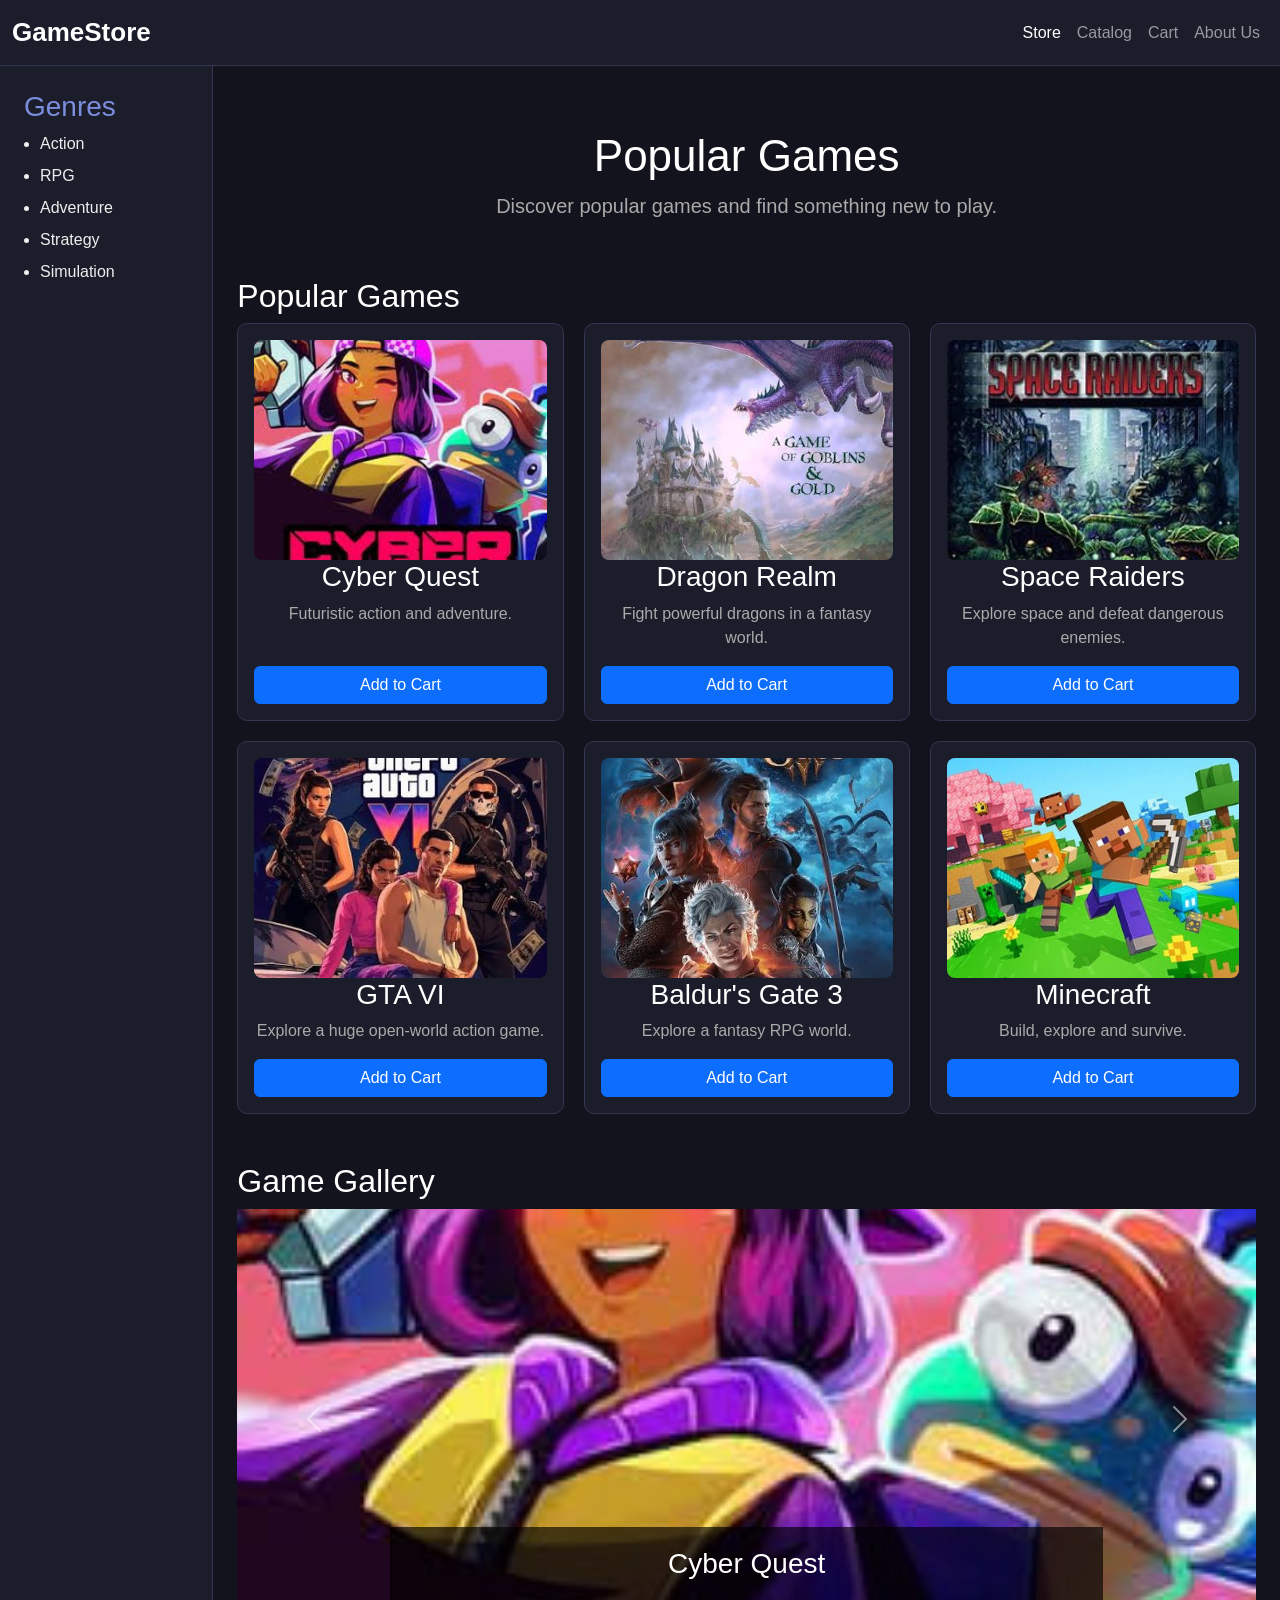
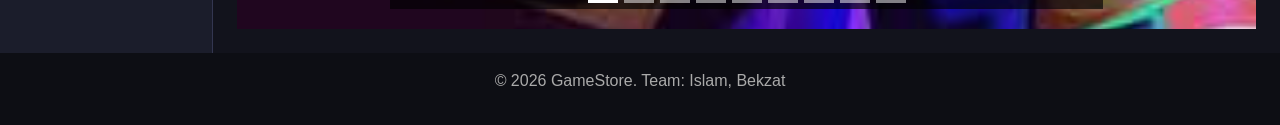
<file: index.html>
<!DOCTYPE html>
<html lang="en">

<head>
    <meta charset="UTF-8">
    <meta name="viewport" content="width=device-width, initial-scale=1.0">

    <title>GameStore - Home</title>

    <link href="https://cdn.jsdelivr.net/npm/bootstrap@5.3.8/dist/css/bootstrap.min.css" rel="stylesheet" integrity="sha384-sRIl4kxILFvY47J16cr9ZwB07vP4J8+LH7qKQnuqkuIAvNWLzeN8tE5YBujZqJLB" crossorigin="anonymous">
    <link rel="stylesheet" href="style.css">
</head>

<body>

<div class="page">

    <header class="site-header navbar navbar-expand-lg navbar-dark">
        <div class="container-fluid">
            <a class="navbar-brand logo" href="index.html">GameStore</a>
            <button class="navbar-toggler" type="button" data-bs-toggle="collapse" data-bs-target="#main-navigation" aria-controls="main-navigation" aria-expanded="false" aria-label="Toggle navigation">
                <span class="navbar-toggler-icon"></span>
            </button>
            <nav class="collapse navbar-collapse" id="main-navigation" aria-label="Main navigation">
                <ul class="navbar-nav ms-auto">
                    <li class="nav-item"><a href="index.html" class="nav-link active" aria-current="page">Store</a></li>
                    <li class="nav-item"><a href="catalog.html" class="nav-link">Catalog</a></li>
                    <li class="nav-item"><a href="cart.html" class="nav-link">Cart</a></li>
                    <li class="nav-item"><a href="about.html" class="nav-link">About Us</a></li>
                </ul>
            </nav>
        </div>
    </header>

    <div class="row g-0 flex-grow-1">

    <aside class="sidebar col-12 col-lg-2 p-3 p-lg-4">

        <h3>Genres</h3>

        <ul class="ps-3">
            <li class="mb-2">Action</li>
            <li class="mb-2">RPG</li>
            <li class="mb-2">Adventure</li>
            <li class="mb-2">Strategy</li>
            <li class="mb-2">Simulation</li>
        </ul>

    </aside>


    <main class="col-12 col-lg-10 container-fluid px-2 px-sm-3 px-lg-4 py-3 py-lg-4">

        <section class="intro p-3 mt-lg-4">

            <h1>Popular Games</h1>

            <p>
                Discover popular games and find something new to play.
            </p>

        </section>


        <section class="mt-3 mt-lg-4">

            <h2>Popular Games</h2>

            <div class="games-grid">

                <article class="game-card p-3">

                    <img src="images/game1.jpg" alt="Cyber Quest">

                    <h3>Cyber Quest</h3>

                    <p>
                        Futuristic action and adventure.
                    </p>

                    <button class="btn btn-primary mt-auto" type="button">Add to Cart</button>

                </article>


                <article class="game-card p-3">

                    <img src="images/game2.jpg" alt="Dragon Realm">

                    <h3>Dragon Realm</h3>

                    <p>
                        Fight powerful dragons in a fantasy world.
                    </p>

                    <button class="btn btn-primary mt-auto" type="button">Add to Cart</button>

                </article>


                <article class="game-card p-3">

                    <img src="images/game3.jpg" alt="Space Raiders">

                    <h3>Space Raiders</h3>

                    <p>
                        Explore space and defeat dangerous enemies.
                    </p>

                    <button class="btn btn-primary mt-auto" type="button">Add to Cart</button>

                </article>


                <article class="game-card p-3">

                    <img src="images/game4.jpg" alt="GTA VI">

                    <h3>GTA VI</h3>

                    <p>
                        Explore a huge open-world action game.
                    </p>

                    <button class="btn btn-primary mt-auto" type="button">Add to Cart</button>

                </article>


                <article class="game-card p-3">

                    <img src="images/game5.jpg" alt="Baldur's Gate 3">

                    <h3>Baldur's Gate 3</h3>

                    <p>
                        Explore a fantasy RPG world.
                    </p>

                    <button class="btn btn-primary mt-auto" type="button">Add to Cart</button>

                </article>


                <article class="game-card p-3">

                    <img src="images/game6.jpg" alt="Minecraft">

                    <h3>Minecraft</h3>

                    <p>
                        Build, explore and survive.
                    </p>

                    <button class="btn btn-primary mt-auto" type="button">Add to Cart</button>

                </article>

            </div>

        </section>


        <section class="gallery-section mt-4 mt-lg-5">

            <h2>Game Gallery</h2>

            <div id="game-carousel" class="carousel slide" data-bs-ride="carousel" aria-label="Game gallery">
                <div class="carousel-indicators">
                    <button type="button" data-bs-target="#game-carousel" data-bs-slide-to="0" class="active" aria-current="true" aria-label="Slide 1"></button>
                    <button type="button" data-bs-target="#game-carousel" data-bs-slide-to="1" aria-label="Slide 2"></button>
                    <button type="button" data-bs-target="#game-carousel" data-bs-slide-to="2" aria-label="Slide 3"></button>
                    <button type="button" data-bs-target="#game-carousel" data-bs-slide-to="3" aria-label="Slide 4"></button>
                    <button type="button" data-bs-target="#game-carousel" data-bs-slide-to="4" aria-label="Slide 5"></button>
                    <button type="button" data-bs-target="#game-carousel" data-bs-slide-to="5" aria-label="Slide 6"></button>
                    <button type="button" data-bs-target="#game-carousel" data-bs-slide-to="6" aria-label="Slide 7"></button>
                    <button type="button" data-bs-target="#game-carousel" data-bs-slide-to="7" aria-label="Slide 8"></button>
                    <button type="button" data-bs-target="#game-carousel" data-bs-slide-to="8" aria-label="Slide 9"></button>
                </div>
                <div class="carousel-inner">
                    <div class="carousel-item active"><img src="images/game1.jpg" class="d-block w-100" alt="Cyber Quest"><div class="carousel-caption"><h3>Cyber Quest</h3></div></div>
                    <div class="carousel-item"><img src="images/game2.jpg" class="d-block w-100" alt="Dragon Realm"><div class="carousel-caption"><h3>Dragon Realm</h3></div></div>
                    <div class="carousel-item"><img src="images/game3.jpg" class="d-block w-100" alt="Space Raiders"><div class="carousel-caption"><h3>Space Raiders</h3></div></div>
                    <div class="carousel-item"><img src="images/game4.jpg" class="d-block w-100" alt="GTA VI"><div class="carousel-caption"><h3>GTA VI</h3></div></div>
                    <div class="carousel-item"><img src="images/game5.jpg" class="d-block w-100" alt="Baldur's Gate 3"><div class="carousel-caption"><h3>Baldur's Gate 3</h3></div></div>
                    <div class="carousel-item"><img src="images/game6.jpg" class="d-block w-100" alt="Minecraft"><div class="carousel-caption"><h3>Minecraft</h3></div></div>
                    <div class="carousel-item"><img src="images/game7.jpg" class="d-block w-100" alt="Elden Ring"><div class="carousel-caption"><h3>Elden Ring</h3></div></div>
                    <div class="carousel-item"><img src="images/game8.jpg" class="d-block w-100" alt="The Witcher 3"><div class="carousel-caption"><h3>The Witcher 3</h3></div></div>
                    <div class="carousel-item"><img src="images/game9.jpg" class="d-block w-100" alt="Hollow Knight"><div class="carousel-caption"><h3>Hollow Knight</h3></div></div>
                </div>
                <button class="carousel-control-prev" type="button" data-bs-target="#game-carousel" data-bs-slide="prev" aria-label="Previous image"><span class="carousel-control-prev-icon" aria-hidden="true"></span></button>
                <button class="carousel-control-next" type="button" data-bs-target="#game-carousel" data-bs-slide="next" aria-label="Next image"><span class="carousel-control-next-icon" aria-hidden="true"></span></button>
            </div>

        </section>

    </main>

    </div>

    <footer class="py-3 px-2">

        <p>
            &copy; 2026 GameStore. Team: Islam, Bekzat
        </p>

    </footer>

</div>

<script src="https://cdn.jsdelivr.net/npm/bootstrap@5.3.8/dist/js/bootstrap.bundle.min.js" integrity="sha384-FKyoEForCGlyvwx9Hj09JcYn3nv7wiPVlz7YYwJrWVcXK/BmnVDxM+D2scQbITxI" crossorigin="anonymous"></script>
</body>

</html>
</file>
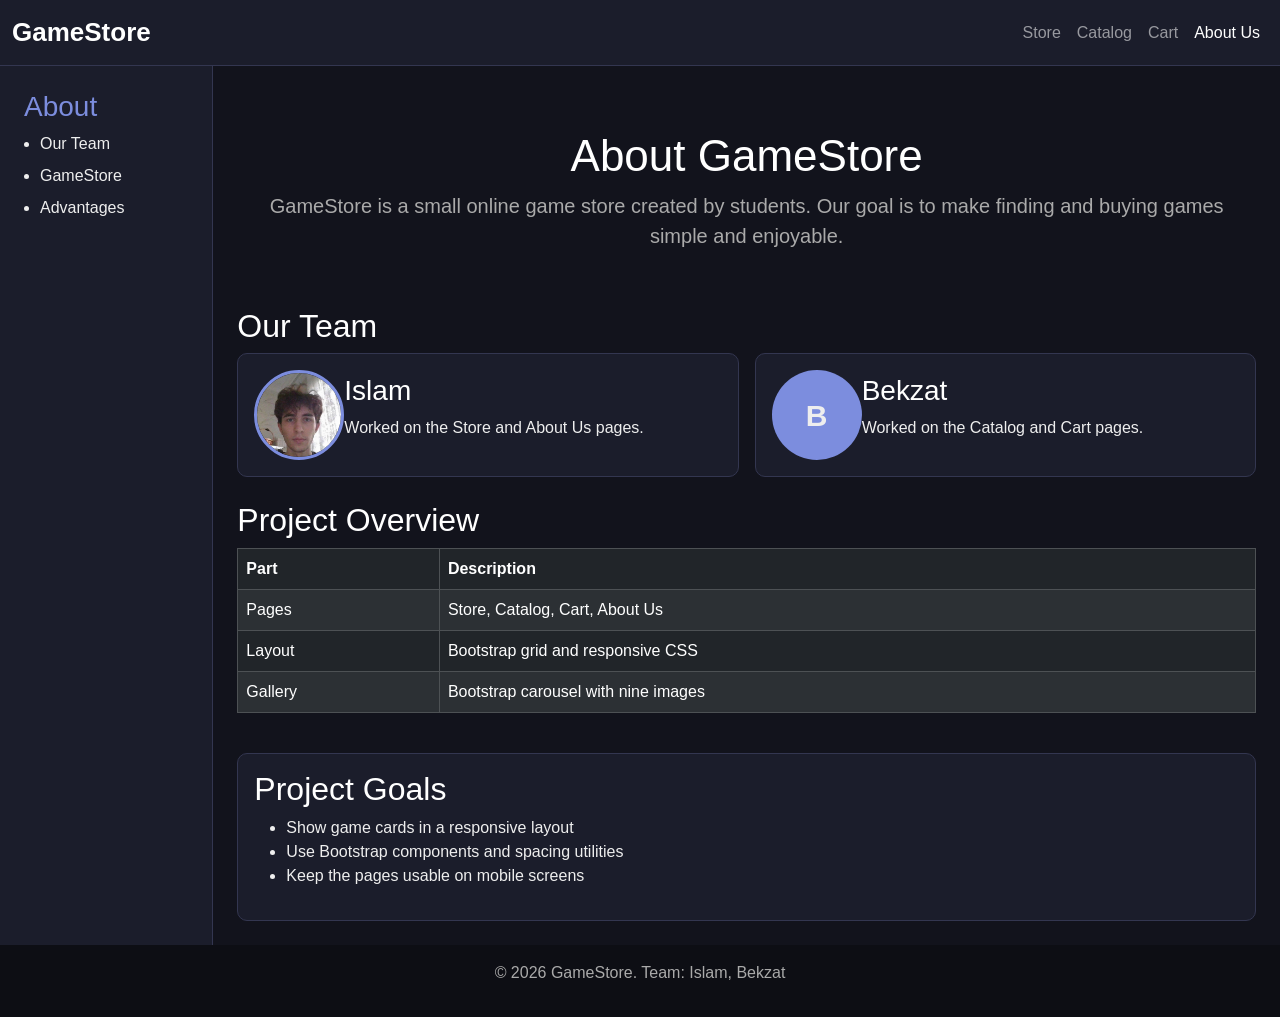
<file: about.html>
<!DOCTYPE html>
<html lang="en">

<head>
    <meta charset="UTF-8">
    <meta name="viewport" content="width=device-width, initial-scale=1.0">
    <title>GameStore - About Us</title>
    <link href="https://cdn.jsdelivr.net/npm/bootstrap@5.3.8/dist/css/bootstrap.min.css" rel="stylesheet" integrity="sha384-sRIl4kxILFvY47J16cr9ZwB07vP4J8+LH7qKQnuqkuIAvNWLzeN8tE5YBujZqJLB" crossorigin="anonymous">
    <link rel="stylesheet" href="style.css">
</head>

<body>

<div class="page">

    <header class="site-header navbar navbar-expand-lg navbar-dark">
        <div class="container-fluid">
            <a class="navbar-brand logo" href="index.html">GameStore</a>
            <button class="navbar-toggler" type="button" data-bs-toggle="collapse" data-bs-target="#main-navigation" aria-controls="main-navigation" aria-expanded="false" aria-label="Toggle navigation">
                <span class="navbar-toggler-icon"></span>
            </button>
            <nav class="collapse navbar-collapse" id="main-navigation" aria-label="Main navigation">
                <ul class="navbar-nav ms-auto">
                    <li class="nav-item"><a href="index.html" class="nav-link">Store</a></li>
                    <li class="nav-item"><a href="catalog.html" class="nav-link">Catalog</a></li>
                    <li class="nav-item"><a href="cart.html" class="nav-link">Cart</a></li>
                    <li class="nav-item"><a href="about.html" class="nav-link active" aria-current="page">About Us</a></li>
                </ul>
            </nav>
        </div>
    </header>

    <div class="row g-0 flex-grow-1">

    <aside class="sidebar col-12 col-lg-2 p-3 p-lg-4">

        <h3>About</h3>

        <ul class="ps-3">
            <li class="mb-2">Our Team</li>
            <li class="mb-2">GameStore</li>
            <li class="mb-2">Advantages</li>
        </ul>

    </aside>


    <main class="col-12 col-lg-10 container-fluid px-2 px-sm-3 px-lg-4 py-3 py-lg-4">

        <section class="intro p-3 mt-lg-4">

            <h1>About GameStore</h1>

            <p>
                GameStore is a small online game store created by students.
                Our goal is to make finding and buying games simple and enjoyable.
            </p>

        </section>


        <section class="mt-3 mt-lg-4">

            <h2>Our Team</h2>

            <div class="row g-3">
            <div class="col-12 col-lg-6">
            <article class="team-card card h-100 p-3">

                <img id="my-photo"
                     src="images/isl.jpg"
                     alt="Islam">

                <div>
                    <h3>Islam</h3>

                    <p>
                        Worked on the Store and About Us pages.
                    </p>
                </div>

            </article>
            </div>

            <div class="col-12 col-lg-6">
            <article class="team-card card h-100 p-3">

                <div class="profile-placeholder">B</div>

                <div>
                    <h3>Bekzat</h3>

                    <p>
                        Worked on the Catalog and Cart pages.
                    </p>
                </div>

            </article>
            </div>
            </div>

        </section>


        <section class="mt-4">

            <h2>Project Overview</h2>

            <div class="table-responsive">
            <table class="table table-dark table-striped table-bordered align-middle">

                <thead>
                <tr>
                    <th>Part</th>
                    <th>Description</th>
                </tr>
                </thead>

                <tbody>

                <tr>
                    <td>Pages</td>
                    <td>Store, Catalog, Cart, About Us</td>
                </tr>

                <tr>
                    <td>Layout</td>
                    <td>Bootstrap grid and responsive CSS</td>
                </tr>

                <tr>
                    <td>Gallery</td>
                    <td>Bootstrap carousel with nine images</td>
                </tr>

                </tbody>

            </table>
            </div>

        </section>


        <section class="team-member p-3 mt-4">

            <h2>Project Goals</h2>

            <ul>
                <li>Show game cards in a responsive layout</li>
                <li>Use Bootstrap components and spacing utilities</li>
                <li>Keep the pages usable on mobile screens</li>
            </ul>

        </section>

    </main>

    </div>

    <footer class="py-3 px-2">
        <p>&copy; 2026 GameStore. Team: Islam, Bekzat</p>
    </footer>

</div>

<script src="https://cdn.jsdelivr.net/npm/bootstrap@5.3.8/dist/js/bootstrap.bundle.min.js" integrity="sha384-FKyoEForCGlyvwx9Hj09JcYn3nv7wiPVlz7YYwJrWVcXK/BmnVDxM+D2scQbITxI" crossorigin="anonymous"></script>
</body>

</html>
</file>
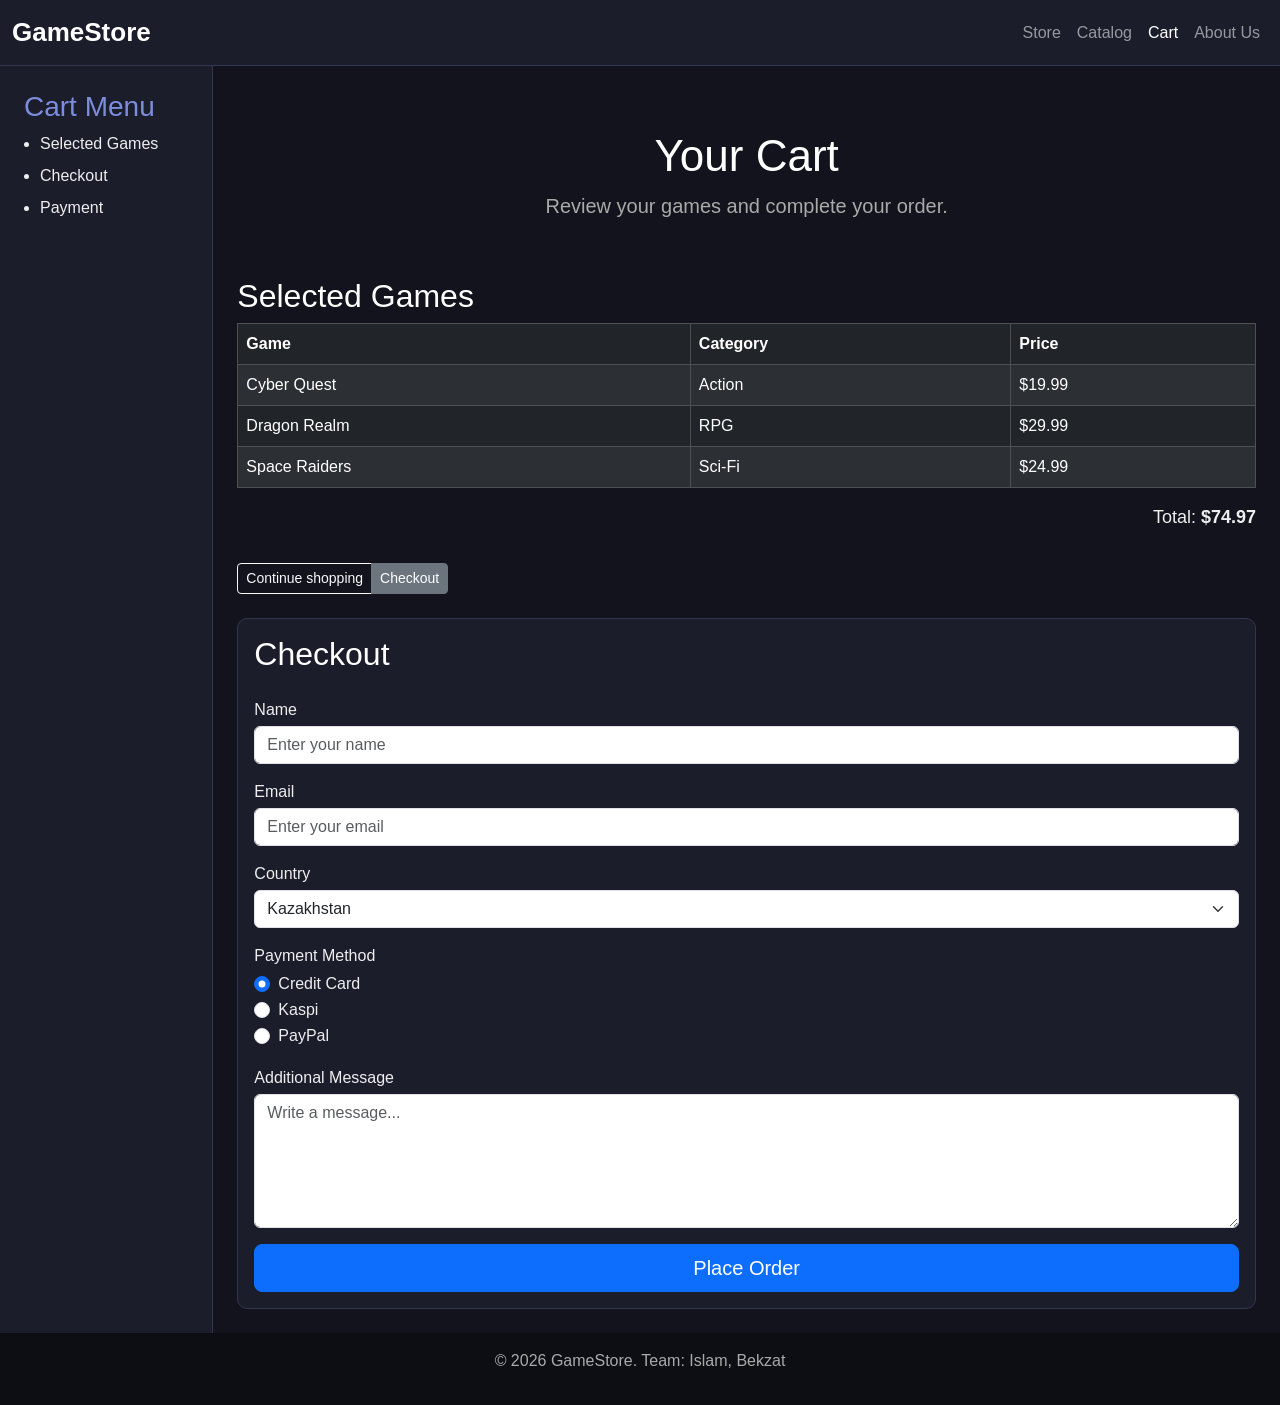
<file: cart.html>
<!DOCTYPE html>
<html lang="en">

<head>
    <meta charset="UTF-8">
    <meta name="viewport" content="width=device-width, initial-scale=1.0">
    <title>GameStore - Cart</title>
    <link href="https://cdn.jsdelivr.net/npm/bootstrap@5.3.8/dist/css/bootstrap.min.css" rel="stylesheet" integrity="sha384-sRIl4kxILFvY47J16cr9ZwB07vP4J8+LH7qKQnuqkuIAvNWLzeN8tE5YBujZqJLB" crossorigin="anonymous">
    <link rel="stylesheet" href="style.css">
</head>

<body>

<div class="page">

    <header class="site-header navbar navbar-expand-lg navbar-dark">
        <div class="container-fluid">
            <a class="navbar-brand logo" href="index.html">GameStore</a>
            <button class="navbar-toggler" type="button" data-bs-toggle="collapse" data-bs-target="#main-navigation" aria-controls="main-navigation" aria-expanded="false" aria-label="Toggle navigation">
                <span class="navbar-toggler-icon"></span>
            </button>
            <nav class="collapse navbar-collapse" id="main-navigation" aria-label="Main navigation">
                <ul class="navbar-nav ms-auto">
                    <li class="nav-item"><a href="index.html" class="nav-link">Store</a></li>
                    <li class="nav-item"><a href="catalog.html" class="nav-link">Catalog</a></li>
                    <li class="nav-item"><a href="cart.html" class="nav-link active" aria-current="page">Cart</a></li>
                    <li class="nav-item"><a href="about.html" class="nav-link">About Us</a></li>
                </ul>
            </nav>
        </div>
    </header>

    <div class="row g-0 flex-grow-1">

    <aside class="sidebar col-12 col-lg-2 p-3 p-lg-4">

        <h3>Cart Menu</h3>

        <ul class="ps-3">
            <li class="mb-2">Selected Games</li>
            <li class="mb-2">Checkout</li>
            <li class="mb-2">Payment</li>
        </ul>

    </aside>


    <main class="col-12 col-lg-10 container-fluid px-2 px-sm-3 px-lg-4 py-3 py-lg-4">

        <section class="intro p-3 mt-lg-4">
            <h1>Your Cart</h1>
            <p>Review your games and complete your order.</p>
        </section>


        <section class="mt-3 mt-lg-4">

            <h2>Selected Games</h2>

            <div class="table-responsive">
            <table class="table table-dark table-striped table-bordered align-middle">

                <thead>
                <tr>
                    <th>Game</th>
                    <th>Category</th>
                    <th>Price</th>
                </tr>
                </thead>

                <tbody>

                <tr>
                    <td>Cyber Quest</td>
                    <td>Action</td>
                    <td>$19.99</td>
                </tr>

                <tr>
                    <td>Dragon Realm</td>
                    <td>RPG</td>
                    <td>$29.99</td>
                </tr>

                <tr>
                    <td>Space Raiders</td>
                    <td>Sci-Fi</td>
                    <td>$24.99</td>
                </tr>

                </tbody>

            </table>
            </div>

            <p class="total">
                Total: <strong>$74.97</strong>
            </p>

            <div class="btn-group mt-3" role="group" aria-label="Cart actions">
                <a class="btn btn-outline-light btn-sm" href="catalog.html">Continue shopping</a>
                <a class="btn btn-secondary btn-sm" href="#checkout-form">Checkout</a>
            </div>

        </section>


        <section class="checkout p-3 mt-4">

            <h2>Checkout</h2>

            <form id="checkout-form">

                <label class="mt-3 mb-1" for="name">Name</label>
                <input class="form-control"
                    type="text"
                    id="name"
                    placeholder="Enter your name"
                    required>

                <label class="mt-3 mb-1" for="email">Email</label>
                <input class="form-control"
                    type="email"
                    id="email"
                    placeholder="Enter your email"
                    required>

                <label class="mt-3 mb-1" for="country">Country</label>

                <select class="form-select" id="country">
                    <option>Kazakhstan</option>
                    <option>USA</option>
                    <option>United Kingdom</option>
                    <option>Other</option>
                </select>


                <p class="mt-3 mb-1">Payment Method</p>

                <label class="radio form-check">
                    <input class="form-check-input" type="radio" name="payment" checked>
                    Credit Card
                </label>

                <label class="radio form-check">
                    <input class="form-check-input" type="radio" name="payment">
                    Kaspi
                </label>

                <label class="radio form-check">
                    <input class="form-check-input" type="radio" name="payment">
                    PayPal
                </label>


                <label class="mt-3 mb-1" for="message">Additional Message</label>

                <textarea class="form-control"
                    id="message"
                    rows="5"
                    placeholder="Write a message..."></textarea>

                <button class="btn btn-primary btn-lg mt-3" type="submit">Place Order</button>

            </form>

        </section>

    </main>

    </div>

    <footer class="py-3 px-2">
        <p>&copy; 2026 GameStore. Team: Islam, Bekzat</p>
    </footer>

</div>

<script src="https://cdn.jsdelivr.net/npm/bootstrap@5.3.8/dist/js/bootstrap.bundle.min.js" integrity="sha384-FKyoEForCGlyvwx9Hj09JcYn3nv7wiPVlz7YYwJrWVcXK/BmnVDxM+D2scQbITxI" crossorigin="anonymous"></script>
</body>
</html>
</file>
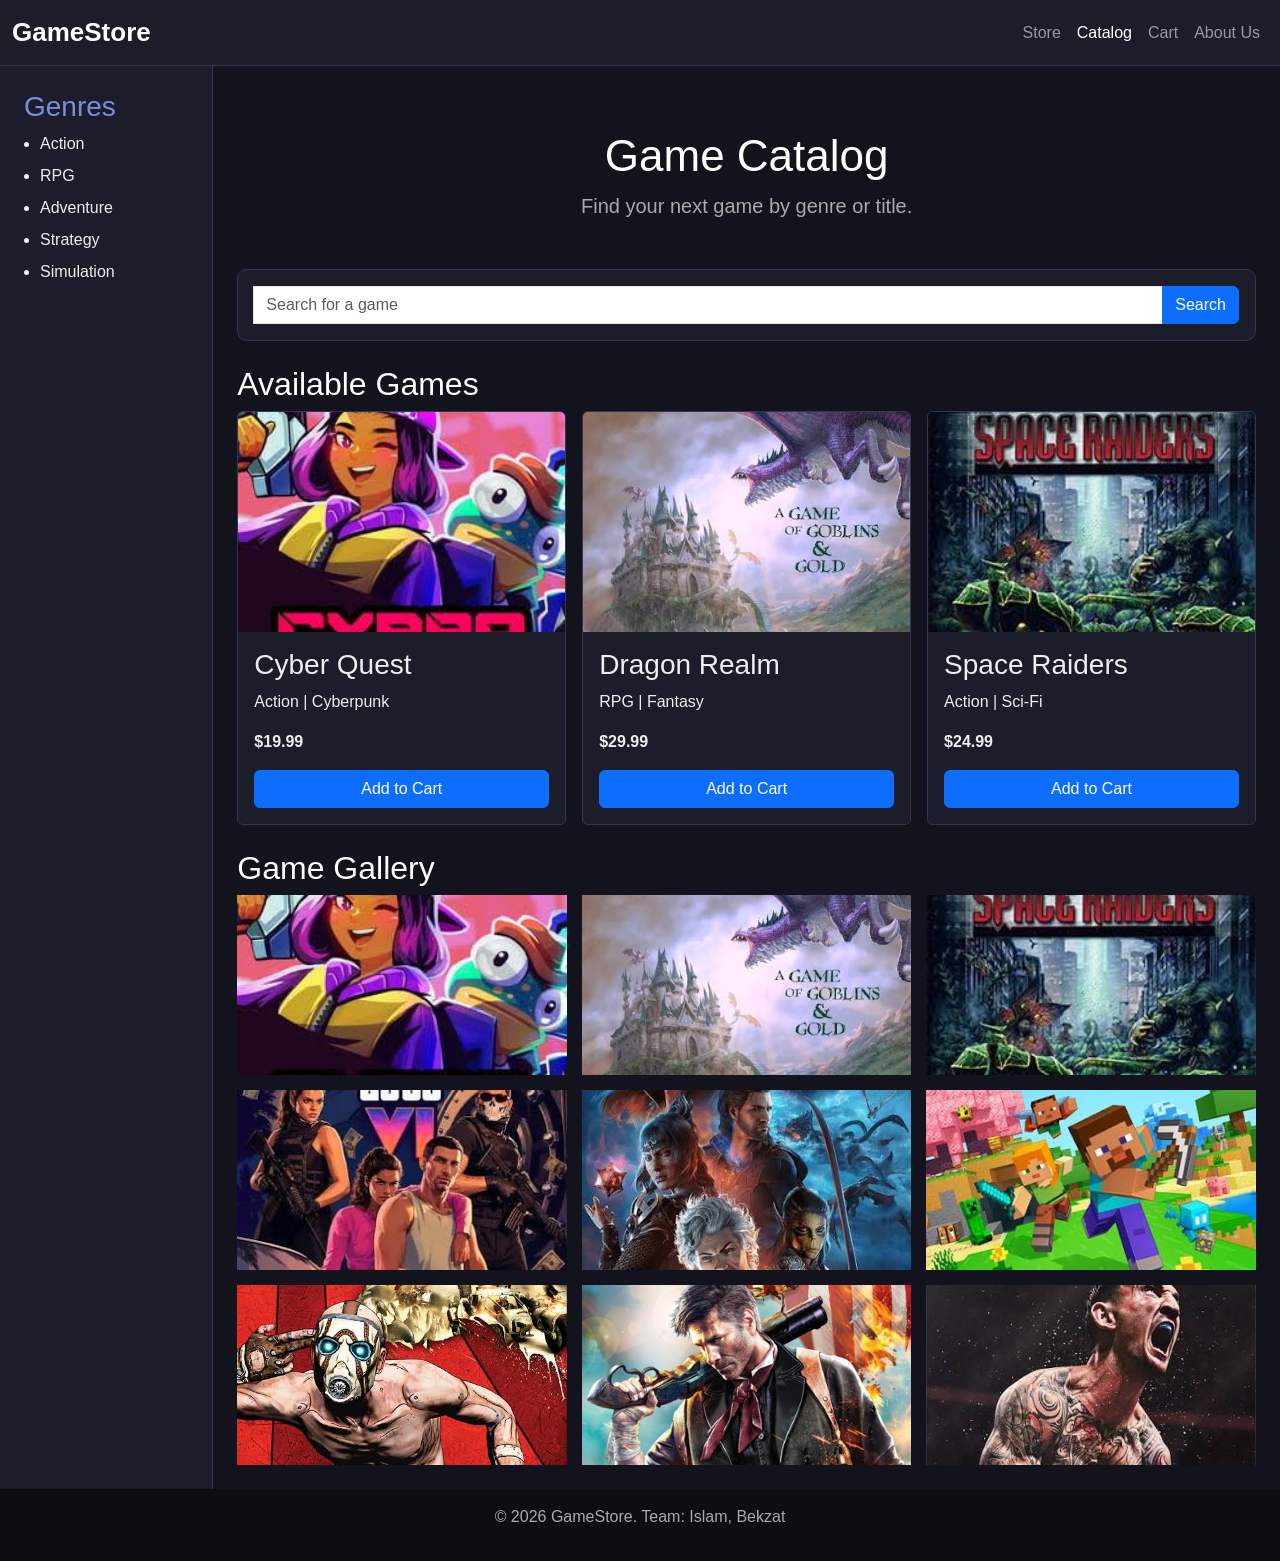
<file: catalog.html>
<!DOCTYPE html>
<html lang="en">

<head>
    <meta charset="UTF-8">
    <meta name="viewport" content="width=device-width, initial-scale=1.0">
    <title>GameStore - Catalog</title>
    <link href="https://cdn.jsdelivr.net/npm/bootstrap@5.3.8/dist/css/bootstrap.min.css" rel="stylesheet" integrity="sha384-sRIl4kxILFvY47J16cr9ZwB07vP4J8+LH7qKQnuqkuIAvNWLzeN8tE5YBujZqJLB" crossorigin="anonymous">
    <link rel="stylesheet" href="style.css">
</head>

<body>

<div class="page">

    <header class="site-header navbar navbar-expand-lg navbar-dark">
        <div class="container-fluid">
            <a class="navbar-brand logo" href="index.html">GameStore</a>
            <button class="navbar-toggler" type="button" data-bs-toggle="collapse" data-bs-target="#main-navigation" aria-controls="main-navigation" aria-expanded="false" aria-label="Toggle navigation">
                <span class="navbar-toggler-icon"></span>
            </button>
            <nav class="collapse navbar-collapse" id="main-navigation" aria-label="Main navigation">
                <ul class="navbar-nav ms-auto">
                    <li class="nav-item"><a href="index.html" class="nav-link">Store</a></li>
                    <li class="nav-item"><a href="catalog.html" class="nav-link active" aria-current="page">Catalog</a></li>
                    <li class="nav-item"><a href="cart.html" class="nav-link">Cart</a></li>
                    <li class="nav-item"><a href="about.html" class="nav-link">About Us</a></li>
                </ul>
            </nav>
        </div>
    </header>

    <div class="row g-0 flex-grow-1">

    <aside class="sidebar col-12 col-lg-2 p-3 p-lg-4">
        <h3>Genres</h3>

        <ul class="ps-3">
            <li class="mb-2">Action</li>
            <li class="mb-2">RPG</li>
            <li class="mb-2">Adventure</li>
            <li class="mb-2">Strategy</li>
            <li class="mb-2">Simulation</li>
        </ul>
    </aside>


    <main class="col-12 col-lg-10 container-fluid px-2 px-sm-3 px-lg-4 py-3 py-lg-4">

        <section class="intro p-3 mt-lg-4">
            <h1>Game Catalog</h1>
            <p>Find your next game by genre or title.</p>
        </section>


        <section class="catalog-tools p-3 my-3">

            <form id="search-form" class="input-group">
                <label class="visually-hidden" for="game-search">Search for a game</label>
                <input class="form-control" id="game-search" type="search" placeholder="Search for a game">
                <button class="btn btn-primary" type="submit">Search</button>
            </form>

        </section>


        <section class="mt-4">

            <h2>Available Games</h2>

            <div class="row g-3">

                <div class="col-12 col-sm-6 col-lg-4">
                <article class="catalog-card card h-100">
                    <img src="images/game1.jpg" alt="Cyber Quest">
                    <div class="card-body d-flex flex-column p-3">
                        <h3 class="card-title">Cyber Quest</h3>
                        <p class="card-text">Action | Cyberpunk</p>
                        <strong class="mt-auto">$19.99</strong>
                        <button class="btn btn-primary mt-3" type="button">Add to Cart</button>
                    </div>
                </article>
                </div>

                <div class="col-12 col-sm-6 col-lg-4">
                <article class="catalog-card card h-100">
                    <img src="images/game2.jpg" alt="Dragon Realm">
                    <div class="card-body d-flex flex-column p-3">
                        <h3 class="card-title">Dragon Realm</h3>
                        <p class="card-text">RPG | Fantasy</p>
                        <strong class="mt-auto">$29.99</strong>
                        <button class="btn btn-primary mt-3" type="button">Add to Cart</button>
                    </div>
                </article>
                </div>

                <div class="col-12 col-sm-6 col-lg-4">
                <article class="catalog-card card h-100">
                    <img src="images/game3.jpg" alt="Space Raiders">
                    <div class="card-body d-flex flex-column p-3">
                        <h3 class="card-title">Space Raiders</h3>
                        <p class="card-text">Action | Sci-Fi</p>
                        <strong class="mt-auto">$24.99</strong>
                        <button class="btn btn-primary mt-3" type="button">Add to Cart</button>
                    </div>
                </article>
                </div>

            </div>

        </section>


        <section class="gallery-section mt-4">

            <h2>Game Gallery</h2>

            <div class="gallery">

                <div class="gallery-item">
                    <img src="images/game1.jpg" alt="Cyber Quest">
                    <p class="m-0 p-2">Cyber Quest</p>
                </div>

                <div class="gallery-item">
                    <img src="images/game2.jpg" alt="Dragon Realm">
                    <p class="m-0 p-2">Dragon Realm</p>
                </div>

                <div class="gallery-item">
                    <img src="images/game3.jpg" alt="Space Raiders">
                    <p class="m-0 p-2">Space Raiders</p>
                </div>

                <div class="gallery-item">
                    <img src="images/game4.jpg" alt="GTA VI">
                    <p class="m-0 p-2">GTA VI</p>
                </div>

                <div class="gallery-item">
                    <img src="images/game5.jpg" alt="Baldur's Gate 3">
                    <p class="m-0 p-2">Baldur's Gate 3</p>
                </div>

                <div class="gallery-item">
                    <img src="images/game6.jpg" alt="Minecraft">
                    <p class="m-0 p-2">Minecraft</p>
                </div>

                <div class="gallery-item">
                    <img src="images/game7.jpg" alt="Elden Ring">
                    <p class="m-0 p-2">Elden Ring</p>
                </div>

                <div class="gallery-item">
                    <img src="images/game8.jpg" alt="The Witcher 3">
                    <p class="m-0 p-2">The Witcher 3</p>
                </div>

                <div class="gallery-item">
                    <img src="images/game9.jpg" alt="Hollow Knight">
                    <p class="m-0 p-2">Hollow Knight</p>
                </div>

            </div>

        </section>

    </main>

    </div>

    <footer class="py-3 px-2">
        <p>&copy; 2026 GameStore. Team: Islam, Bekzat</p>
    </footer>

</div>

<script src="https://cdn.jsdelivr.net/npm/bootstrap@5.3.8/dist/js/bootstrap.bundle.min.js" integrity="sha384-FKyoEForCGlyvwx9Hj09JcYn3nv7wiPVlz7YYwJrWVcXK/BmnVDxM+D2scQbITxI" crossorigin="anonymous"></script>
</body>
</html>
</file>
<file: style.css>
* {
    box-sizing: border-box;
}

body {
    margin: 0;
    background: #12131c;
    color: #eeeeee;
    font-family: Arial, sans-serif;
}

h1,
h2,
h3 {
    color: white;
}

a {
    color: #dddddd;
    text-decoration: none;
}


.page {
    display: flex;
    flex-direction: column;
    min-height: 100vh;
}

.site-header {
    background: #1b1d2b;

    border-bottom: 1px solid #333650;
}

.site-header .logo {
    font-size: 26px;
    font-weight: bold;
}

.sidebar {
    background: #1b1d2b;

    border-right: 1px solid #333650;
}

.sidebar h3 {
    color: #7c8dde;
}

main {
    min-width: 0;
}

.intro {
    text-align: center;
}

.intro p {
    color: #aaaaaa;

}


.games-grid {
    display: grid;
    grid-template-columns: repeat(3, minmax(0, 1fr));
    gap: 20px;
}

.game-card {
    display: flex;
    flex-direction: column;
    background: #1b1d2b;
    border: 1px solid #333650;
    border-radius: 10px;
    text-align: center;
    min-width: 0;
}

.game-card:hover {
    transform: translateY(-4px);
}

.game-card img {
    width: 100%;
    height: 220px;
    object-fit: cover;
    border-radius: 8px;
}

.game-card p {
    color: #aaaaaa;
}

.carousel-item img {
    height: 420px;
    object-fit: cover;
}

.gallery {
    display: grid;

    grid-template-columns: repeat(3, 1fr);

    gap: 15px;
}

.gallery-item {
    position: relative;
}

.gallery-item img {
    display: block;
    width: 100%;
    height: 180px;
    object-fit: cover;
}

.gallery-item p {
    position: absolute;

    bottom: 0;
    left: 0;

    width: 100%;

    background: rgba(0, 0, 0, 0.8);
    text-align: center;
    opacity: 0;
}

.gallery-item:hover p {
    opacity: 1;
}

.carousel-caption {
    background: rgba(0, 0, 0, 0.65);
}

.catalog-card {
    overflow: hidden;
    background: #1b1d2b;
    color: #eeeeee;
    border-color: #333650;
}

.catalog-card img {
    width: 100%;
    height: 220px;
    object-fit: cover;
}


.catalog-tools,
.checkout,
.team-member {
    background: #1b1d2b;
    border: 1px solid #333650;
    border-radius: 10px;
}

.team-card {
    display: flex;
    flex-direction: row;
    align-items: center;
    background: #1b1d2b;
    border: 1px solid #333650;
    border-radius: 10px;
    color: #eeeeee;
}

.team-card img,
.profile-placeholder {
    width: 90px;

    height: 90px;

    border-radius: 50%;
}

.team-card img {
    object-fit: cover;
}

.profile-placeholder {
    display: flex;

    align-items: center;

    justify-content: center;

    background: #7c8dde;

    font-size: 30px;

    font-weight: bold;
}

#my-photo {
    border: 3px solid #7c8dde;
}


#checkout-form {
    display: flex;
    flex-direction: column;
}


table {
    width: 100%;

    border-collapse: collapse;

    background: #1b1d2b;
}

.total {
    text-align: right;
    font-size: 18px;
}


footer {
    background: #0d0e14;

    color: #aaaaaa;

    text-align: center;
}


@media (max-width: 991px) {
    .team-card {
        flex-direction: column;
        text-align: center;
    }

    .sidebar {
        border-right: 0;
        border-bottom: 1px solid #333650;
    }
}

@media (min-width: 768px) and (max-width: 991px) {
    .games-grid,
    .gallery {
        grid-template-columns: repeat(2, minmax(0, 1fr));
    }
}

@media (max-width: 767px) {
    h1 {
        font-size: 1.75rem;
    }

    h2 {
        font-size: 1.4rem;
    }

    .intro p {
        font-size: 1rem;
    }

    .games-grid,
    .gallery {
        grid-template-columns: 1fr;
    }

    .carousel-item img {
        height: 260px;
    }
}

@media (min-width: 768px) and (max-width: 1199px) {
    h1 {
        font-size: 2.25rem;
    }

    .intro p {
        font-size: 1.1rem;
    }
}

@media (min-width: 1200px) {
    h1 {
        font-size: 2.75rem;
    }

    .intro p {
        font-size: 1.25rem;
    }
}
</file>
